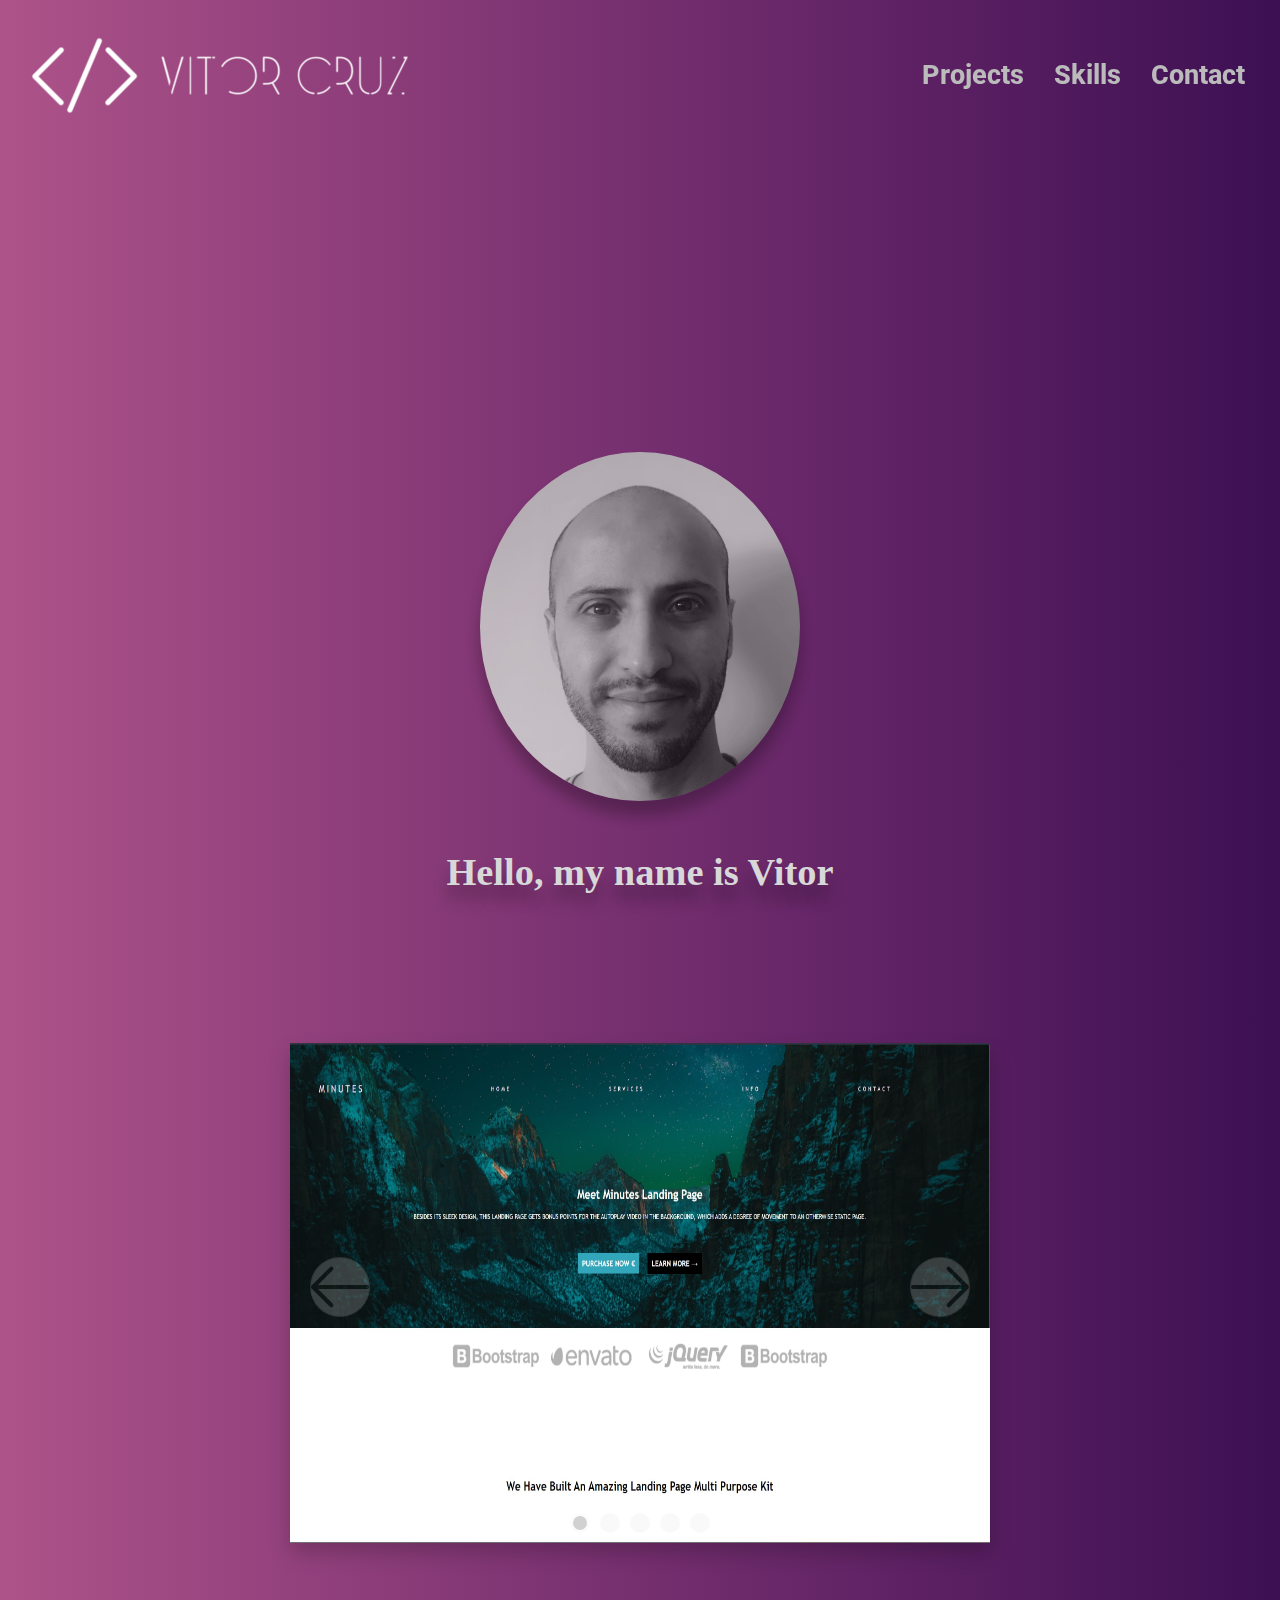
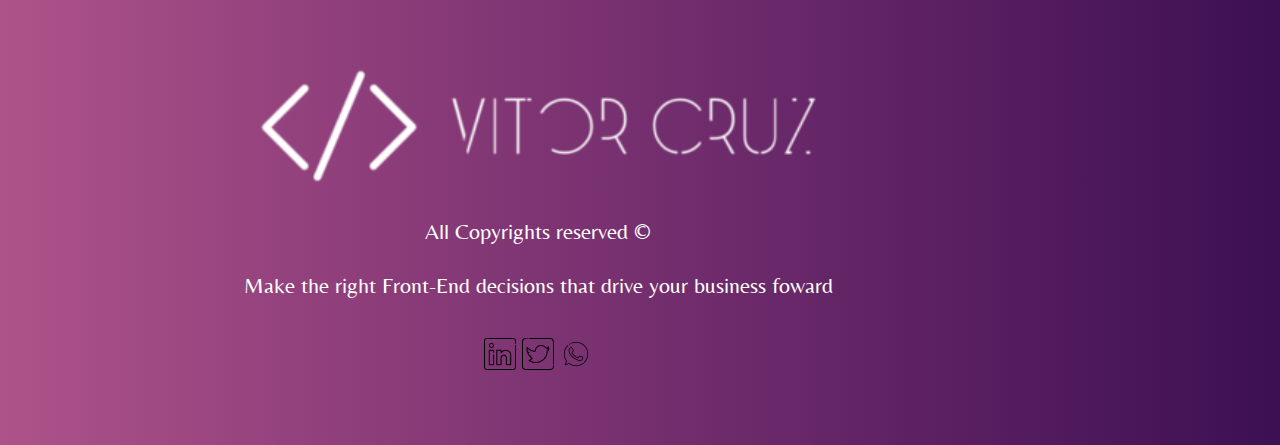
<file: index.html>
<!DOCTYPE html>
<html lang="en">
  <head>
    <meta charset="UTF-8" />
    <meta http-equiv="X-UA-Compatible" content="IE=edge" />
    <meta name="viewport" content="width=device-width, initial-scale=1.0" />
    <link rel="stylesheet" href="CSS/index.css" />
    <link
      href="https://fonts.googleapis.com/css2?family=Flamenco:wght@400&display=swap"
      rel="stylesheet"
    />
    <link
      href="https://fonts.googleapis.com/css2?family=Roboto:ital@1&display=swap"
      rel="stylesheet"
    />
    <link href="https://fonts.googleapis.com/css2?family=Belleza&display=swap" rel="stylesheet" />
    <script defer="defer" src="/JS/slider.js"></script>
    <link href="/CSS/slider.css" rel="stylesheet" />
    <title>Portfolio Treino</title>
  </head>
  <body>
    <header>
      <a href="#"
        ><img
          class="drop-menu"
          src="Images/logos/Logo Files/For Web/png/Whitelogo.no.bg.png"
          alt="logo"
      /></a>
      <div class="burger-menu">
        <img class="hamburger hidden" src="Images/menu-burger.png" alt="hamburger-menu" />
        <ul class="nav-link mobile-hidden">
          <li><a href="Projects.html" target="”_blank”">Projects</a></li>
          <li><a href="skills.html" target="”_blank”">Skills</a></li>
          <li><a href="contact.html" target="”_blank”">Contact</a></li>
        </ul>
      </div>
    </header>
    <main>
      <section class="center">
        <img class="myface" src="Images/me-B&W.jpg" alt="faceimage" />
        <div class="center-text">
          <h1>Hello, my name is Vitor</h1>
        </div>
      </section>
      <div id="root"></div>
    </main>
    <footer>
      <div class="social">
        <img src="Images/logos/Logo Files/For Web/png/Whitelogo.no.bg.png" alt="logo" />
        <p>All Copyrights reserved &copy;</p>
        <p>Make the right Front-End decisions that drive your business foward</p>
        <div class="network">
          <a href="#"><img src="Images/linkedin.png" alt="linkedin" /></a>
          <a href="#"><img src="Images/twitter.png" alt="twitter" /></a>
          <a href="#"><img src="Images/whatsapp.png" alt="whatsapp" /></a>
        </div>
      </div>
      <div class="socialinks">
        <a href="#">Home</a>
        <a href="myProjects.html" target="”_blank”">Projects</a>
      </div>
      <div class="socialinks">
        <a href="skills.html" target="”_blank”">Skills</a>
        <a href="contact.html" target="”_blank”">Contact</a>
      </div>
      <div id="weatherapi-weather-widget-4" class="weather"></div>
    </footer>
    <script src="JS/hamburger.js" defer></script>
    <script
      type="text/javascript"
      src="https://www.weatherapi.com/weather/widget.ashx?loc=2003637&wid=4&tu=1&div=weatherapi-weather-widget-4"
      async
    ></script>
  </body>
</html>
</file>
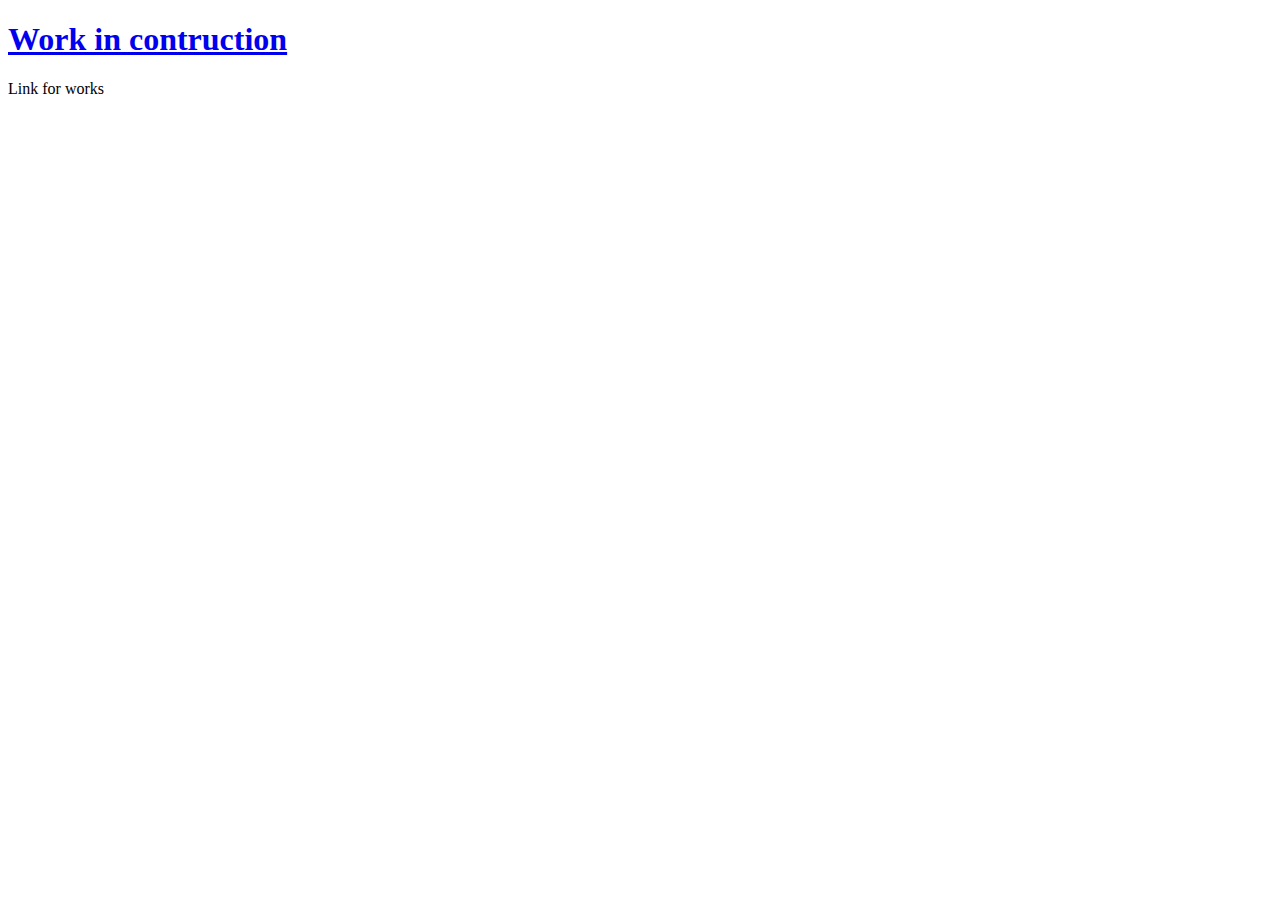
<file: myPorjects.html>
<!DOCTYPE html>
<html lang="en">
  <head>
    <meta charset="UTF-8" />
    <meta http-equiv="X-UA-Compatible" content="IE=edge" />
    <meta name="viewport" content="width=device-width, initial-scale=1.0" />
    <title>Document</title>
  </head>
  <body>
    <h1><a href="index.html">Work in contruction</a></h1>
    <p>Link for works</p>
  </body>
</html>
</file>
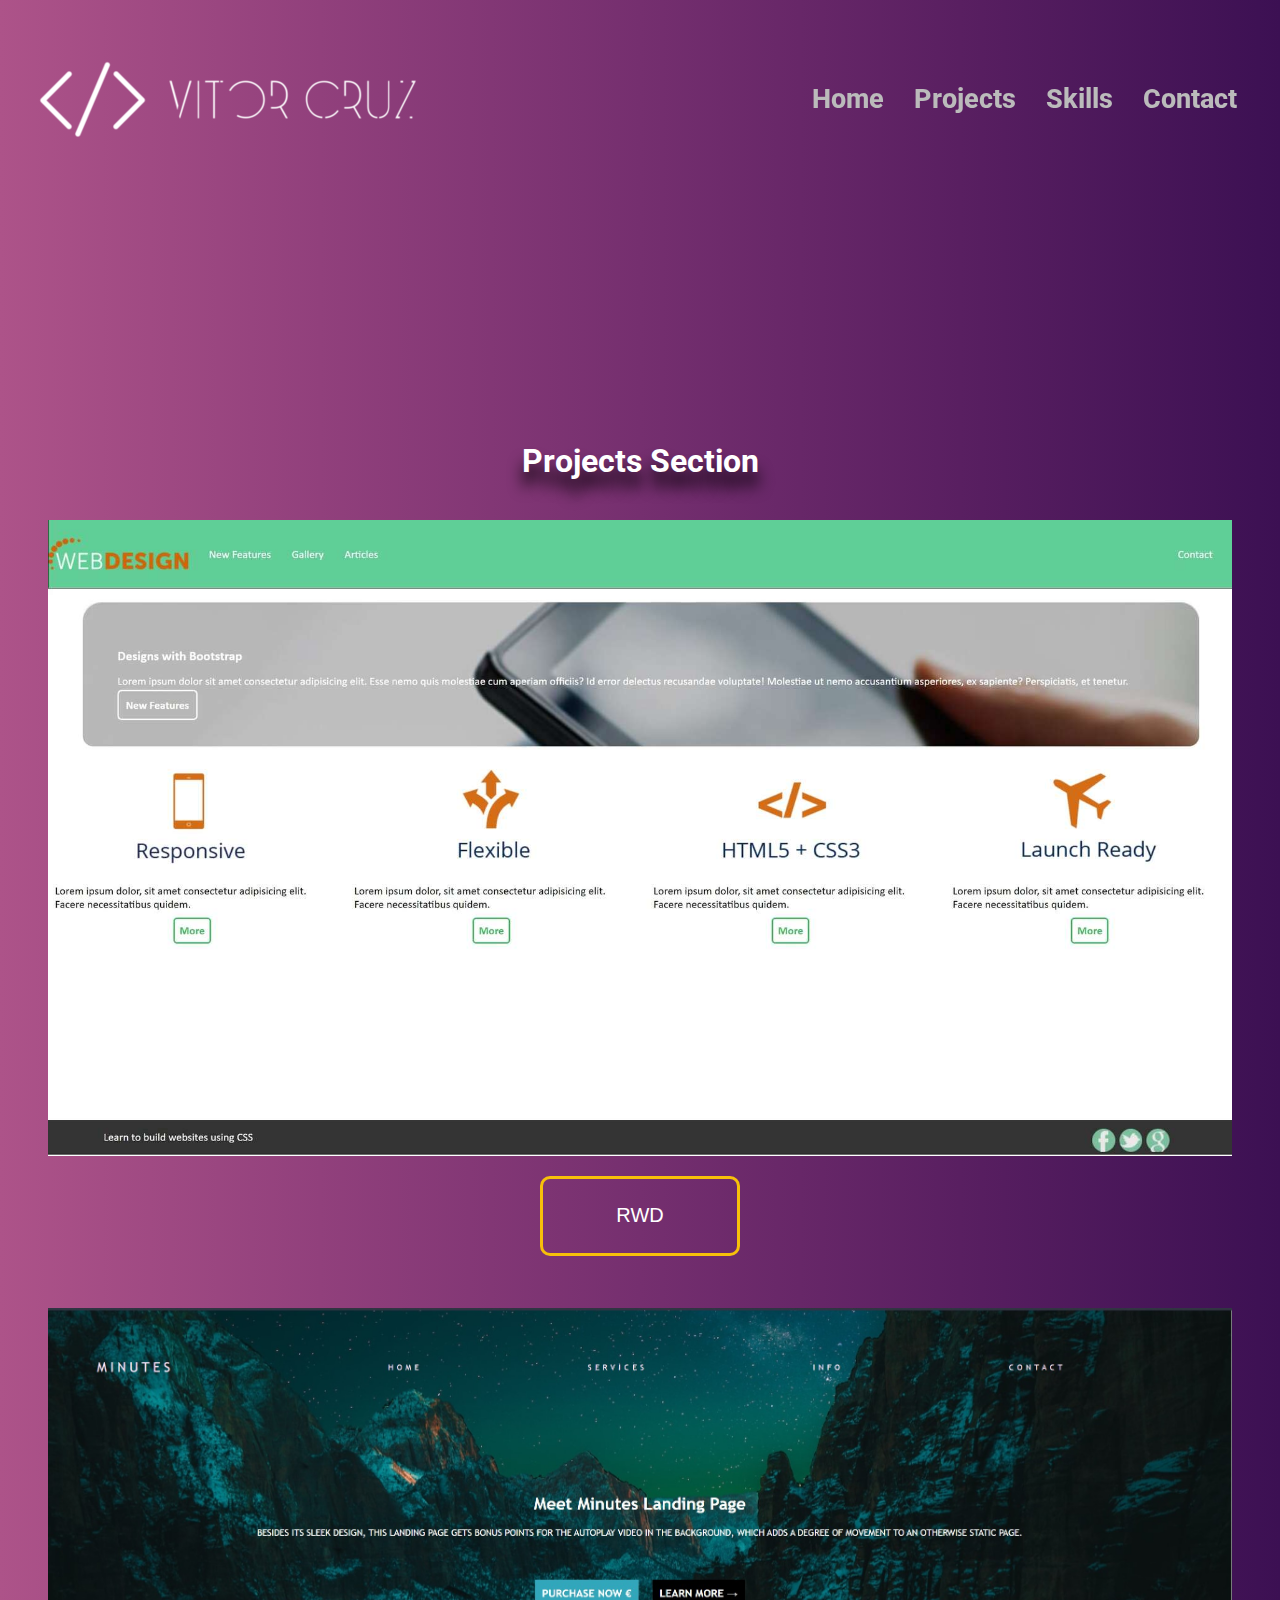
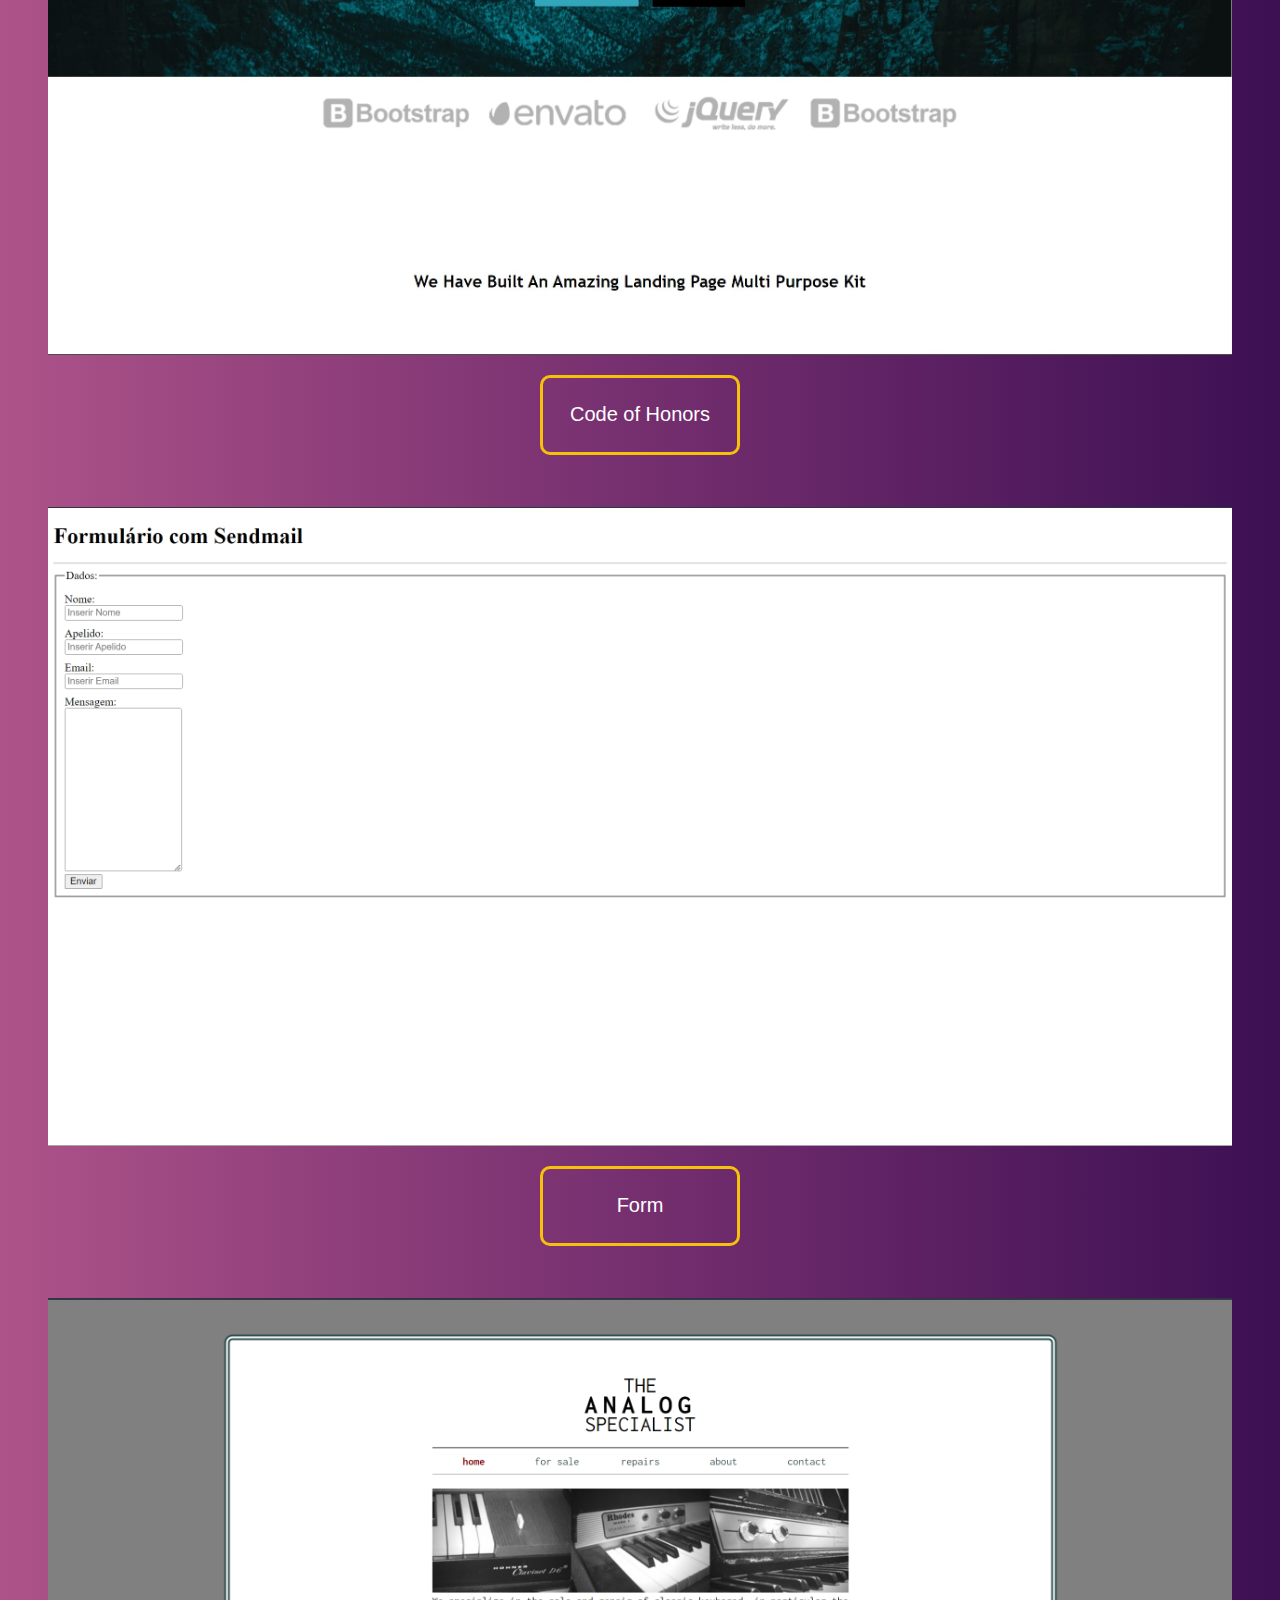
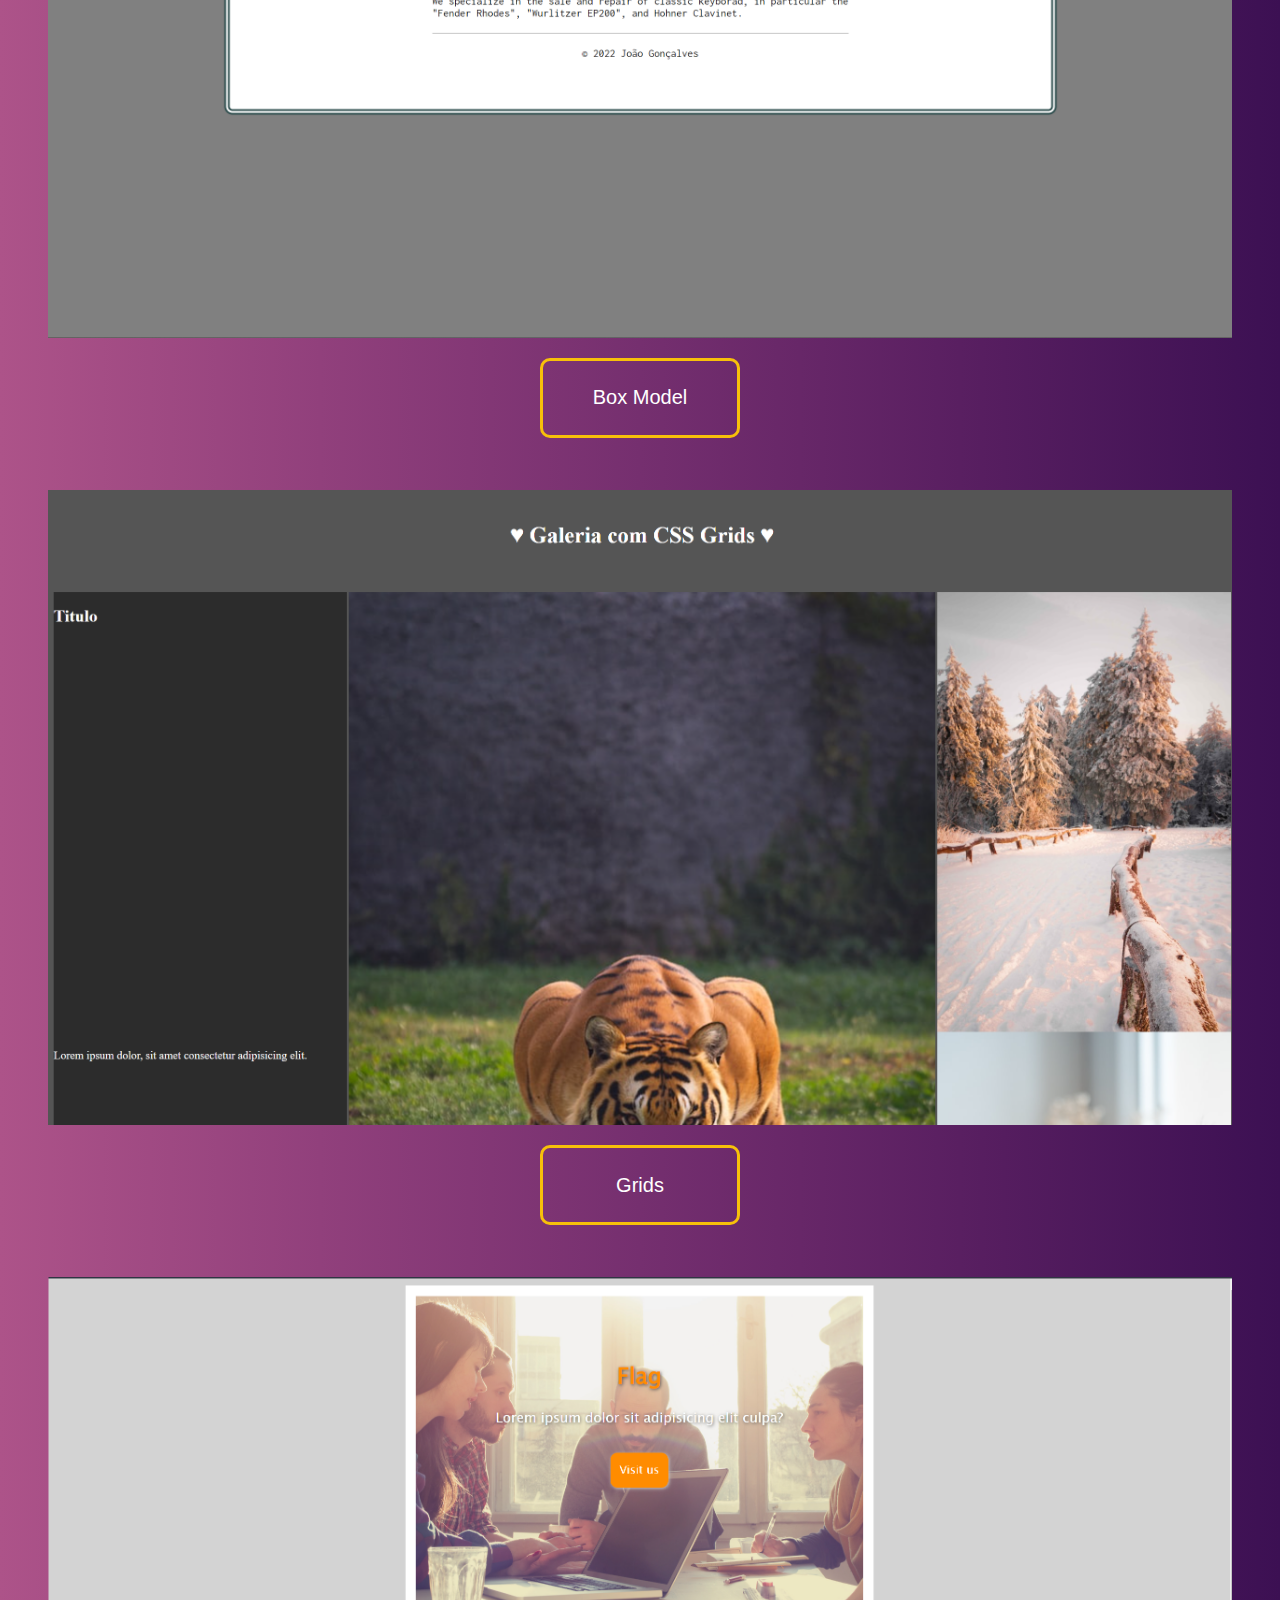
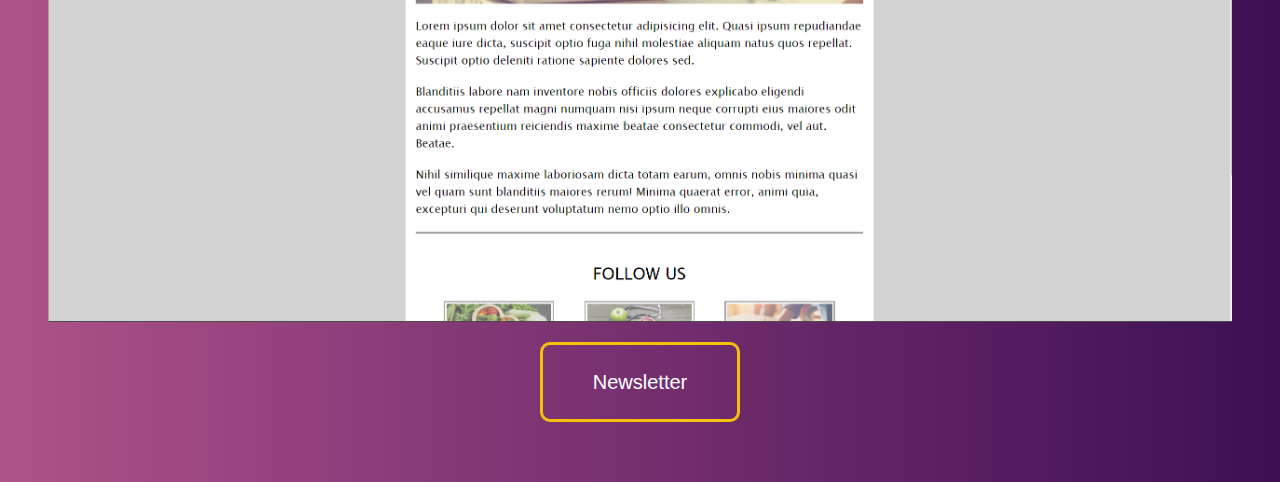
<file: Projects.html>
<!DOCTYPE html>
<html lang="en">
  <head>
    <meta charset="UTF-8" />
    <meta http-equiv="X-UA-Compatible" content="IE=edge" />
    <meta name="viewport" content="width=device-width, initial-scale=1.0" />
    <link rel="stylesheet" href="CSS/Projects.css" />
    <link
      href="https://fonts.googleapis.com/css2?family=Flamenco:wght@400&display=swap"
      rel="stylesheet"
    />
    <link
      href="https://fonts.googleapis.com/css2?family=Roboto:ital@1&display=swap"
      rel="stylesheet"
    />
    <link href="https://fonts.googleapis.com/css2?family=Belleza&display=swap" rel="stylesheet" />
    <title>Projects</title>
  </head>
  <body>
    <header>
      <a href="#"
        ><img
          class="drop-menu"
          src="Images/logos/Logo Files/For Web/png/Whitelogo.no.bg.png"
          alt="logo"
      /></a>
      <div class="burger-menu">
        <img class="hamburger hidden" src="Images/menu-burger.png" alt="hamburger-menu" />
        <ul class="nav-link mobile-hidden">
          <li><a href="index.html" target="”_blank”">Home</a></li>
          <li><a href="Projects.html" target="”_blank”">Projects</a></li>
          <li><a href="skills.html" target="”_blank”">Skills</a></li>
          <li><a href="contact.html" target="”_blank”">Contact</a></li>
        </ul>
      </div>
    </header>
    <main>
      <h1>Projects Section</h1>
      <section>
        <div class="grid">
          <img src="Images/img2.jpg" alt="" />
          <button type="button">
            <a href="https://joaogoncalves.net/flag/vitor/9-rwd/">RWD</a>
          </button>
        </div>

        <div class="grid">
          <img src="Images/img1.jpg" alt="CodeOfHonors" />
          <button type="button">
            <a href="https://joaogoncalves.net/flag/vitor/TheCodeHonors/">Code of Honors</a>
          </button>
        </div>

        <div class="grid">
          <img src="Images/form.png" alt="CodeOfHonors" />
          <button type="button">
            <a href="https://joaogoncalves.net/flag/vitor/Email/form.html">Form</a>
          </button>
        </div>

        <div class="grid">
          <img src="Images/piano.png" alt="boxmodel" />
          <button type="button">
            <a
              href="http://flag.joaogoncalves.net/vitor/2-exercicio-box-model-final/exercicio-box-model-inicio/"
              >Box Model</a
            >
          </button>
        </div>

        <div class="grid">
          <img src="Images/grids.png" alt="grids" />

          <button type="button">
            <a
              href="http://flag.joaogoncalves.net/vitor/5-gallery-grids-inicio/gallery-grids-inicio/"
              >Grids</a
            >
          </button>
        </div>

        <div class="grid">
          <img src="Images/newsletter.png" alt="newsletter" />
          <button type="button">
            <a href="http://flag.joaogoncalves.net/vitor/3-newsletter-1-FLAG/3-newsletter-1-FLAG/"
              >Newsletter</a
            >
          </button>
        </div>
      </section>
    </main>
    <script src="JS/hamburger.js" defer></script>
  </body>
</html>
</file>
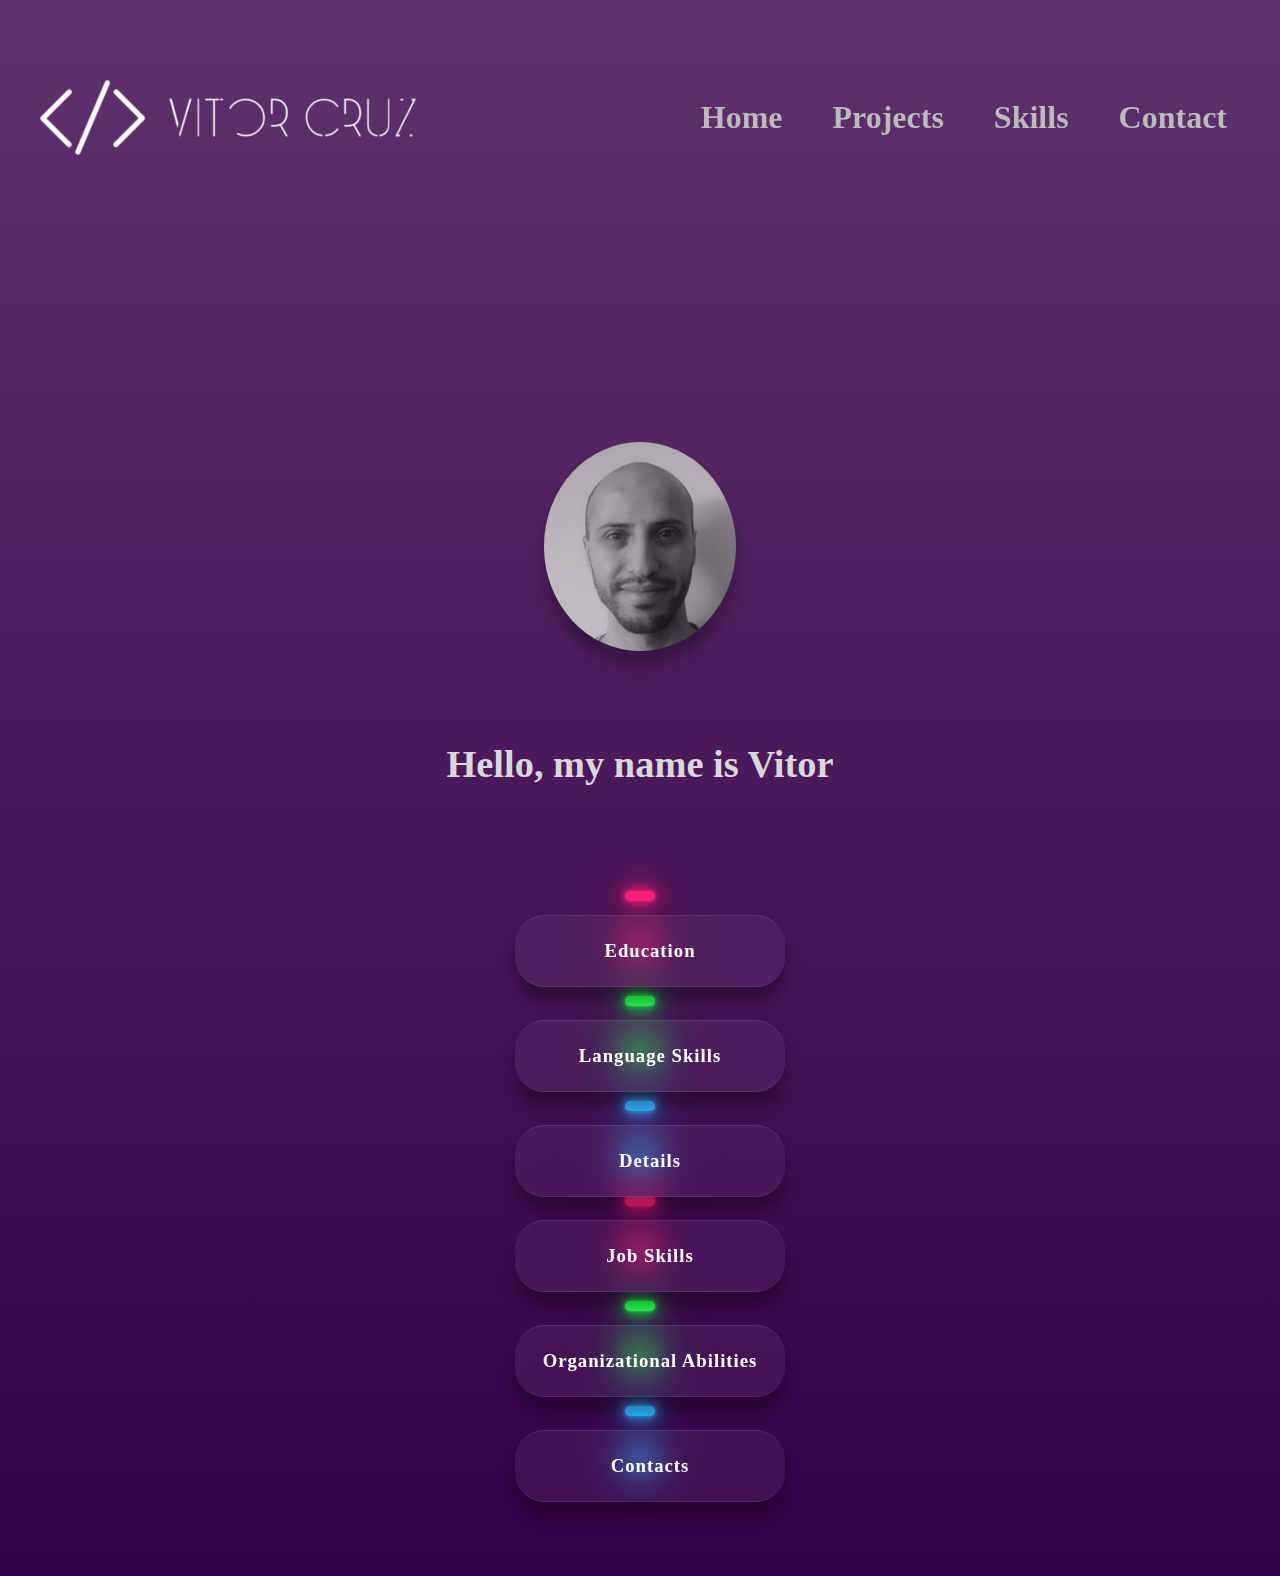
<file: skills.html>
<!DOCTYPE html>
<html lang="en">
  <head>
    <meta charset="UTF-8" />
    <meta http-equiv="X-UA-Compatible" content="IE=edge" />
    <meta name="viewport" content="width=device-width, initial-scale=1.0" />
    <link rel="stylesheet" href="CSS/skills.css" />
    <link
      href="https://fonts.googleapis.com/css2?family=Flamenco:wght@400&display=swap"
      rel="stylesheet"
    />
    <link
      href="https://fonts.googleapis.com/css2?family=Roboto:ital@1&display=swap"
      rel="stylesheet"
    />
    <link href="https://fonts.googleapis.com/css2?family=Belleza&display=swap" rel="stylesheet" />

    <title>Skills</title>
  </head>
  <body>
    <header>
      <a href="#"
        ><img
          class="drop-menu"
          src="Images/logos/Logo Files/For Web/png/Whitelogo.no.bg.png"
          alt="logo"
      /></a>
      <div class="burger-menu">
        <img class="hamburger hidden" src="Images/menu-burger.png" alt="hamburger-menu" />
        <ul class="nav-link mobile-hidden">
          <li><a href="index.html" target="”_blank”">Home</a></li>
          <li><a href="Projects.html" target="”_blank”">Projects</a></li>
          <li><a href="skills.html" target="”_blank”">Skills</a></li>
          <li><a href="contact.html" target="”_blank”">Contact</a></li>
        </ul>
      </div>
    </header>
    <main>
      <section class="center">
        <figure class="myface"><img src="Images/me-B&W.jpg" alt="faceimage" /></figure>
        <div class="center-text">
          <h1>Hello, my name is Vitor</h1>
        </div>
        <section class="cv">
          <article class="container">
            <h3 class="btn">
              <p>Education</p>
            </h3>
            <div class="text-hidden">
              I'm a Junior Front-End WebDeveloper. I have always had interest in computers and I
              wish to make this my new project of life. Worked as a nurse since 2012 until present,
              I have worked in Portugal 🇵🇹, Belgium 🇧🇪 and UK 🇬🇧. This year I decided it was time to
              change my working life direction, I got into an online/live training for a full course
              of Front-End WebDeveloper which took me 7 months to complete.
            </div>
            <h3 class="btn">
              <p>Language Skills</p>
            </h3>
            <div class="text-hidden">
              <article>
                <h3>Mother tongue(s): Portuguese 🇵🇹</h3>
                <h3>Spanish 🇪🇸</h3>
                <p>LISTENING B2 READING B2 WRITING B1 SPOKEN PRODUCTION B2 SPOKEN INTERACTION B2</p>
                <h3>French 🇫🇷</h3>
                <p>LISTENING B2 READING B2 WRITING A2 SPOKEN PRODUCTION B2 SPOKEN INTERACTION B2</p>
                <h3>English 🇬🇧</h3>
                <p>LISTENING B2 READING B2 WRITING B2 SPOKEN PRODUCTION B2 SPOKEN INTERACTION B2</p>
              </article>
            </div>
            <h3 class="btn">
              <p>Details</p>
            </h3>
            <div class="text-hidden">
              Name: Vitor Cruz
              <br />
              Age: 35
              <br />
              Born: 24/11/1987
            </div>
          </article>
          <article class="container">
            <h3 class="btn"><p>Job Skills</p></h3>
            <div class="text-hidden">
              I have learned from the most basic to the most advanced coding in HTML, CSS (SASS
              included), Javascript (with React framework) and GIT.
            </div>
            <h3 class="btn"><p>Organizational Abilities</p></h3>
            <div class="text-hidden">
              Team spirit with good delegation skills when needed, Collaboration with other to
              achieve institution targets, Time management driven, implementing part of institution
              well-being and staff awareness.
            </div>
            <h3 class="btn"><p>Contacts</p></h3>
            <div class="text-hidden">
              Phone +44 7 329 60 42 87
              <br />
              Email address aroundtheworld@where.com
              <br />
              Location 221B, Baker Street, London
            </div>
          </article>
        </section>
      </section>
    </main>
    <script src="JS/hamburger.js" defer></script>
    <script src="JS/skills.js" async></script>
  </body>
</html>
</file>
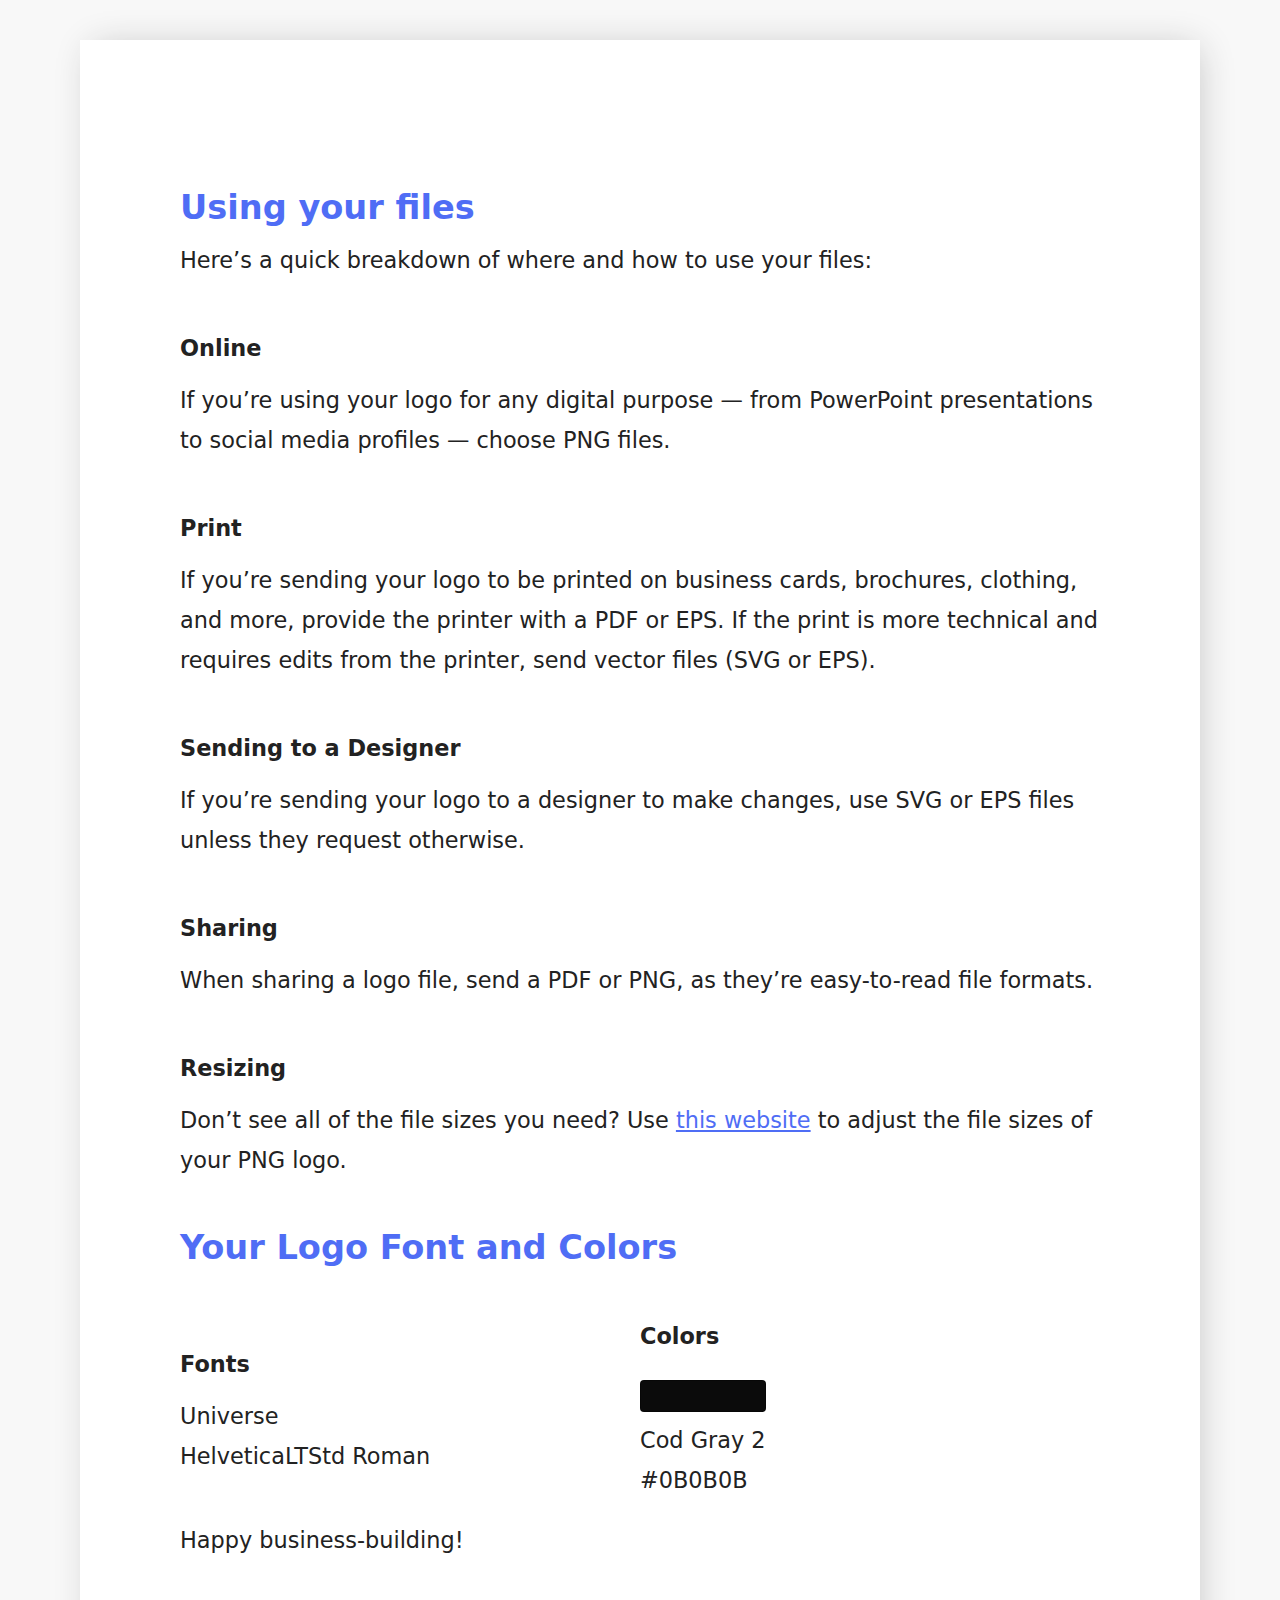
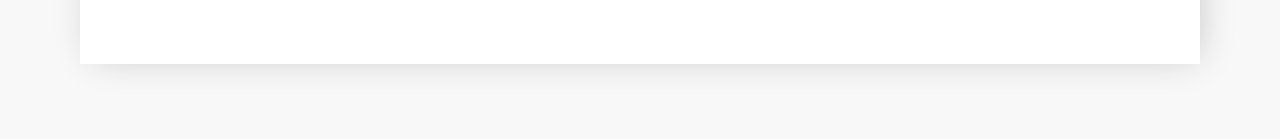
<file: Images/logos/getting_started_guide.html>
<!DOCTYPE html/>
<html>

<head>
    <meta charset="utf-8">
    <title>
        Congratulations on your custom logo!
    </title>
    <meta name="viewport" content="width=device-width, initial-scale=1">
    <style>
        @font-face {
            font-family: "Avenir W01";
            src:
                url("https://s3.ca-central-1.amazonaws.com/logojoy/dist/fonts/57bf7902-79ee-4b31-a327-1bbf59a3d155.eot?#iefix") format("eot"),
                url("https://s3.ca-central-1.amazonaws.com/logojoy/dist/fonts/b290e775-e0f9-4980-914b-a4c32a5e3e36.woff2") format("woff2"),
                url("https://s3.ca-central-1.amazonaws.com/logojoy/dist/fonts/4b978f72-bb48-46c3-909a-2a8cd2f8819c.woff") format("woff"),
                url("https://s3.ca-central-1.amazonaws.com/logojoy/dist/fonts/9bdf0737-f98c-477a-9365-ffc41b9d1285.ttf") format("truetype"),
                url("https://s3.ca-central-1.amazonaws.com/logojoy/dist/fonts/15281d0d-e3c2-46e1-94db-cb681e00bfaa.svg#15281d0d-e3c2-46e1-94db-cb681e00bfaa") format("svg");
            font-weight: 400;
            font-style: normal;
        }

        * {
            box-sizing: border-box;
        }

        body {
            background-color: #f8f8f8;
            font-family: "Avenir W01", sans;
            font-size: 1.4rem;
            line-height: 2.5rem;
            color: #222;
            margin: 0;
        }

        article {
            width: 100%;
            max-width: 70rem;
            padding: 100px;
            margin: 40px auto  75px;
            background-color: #fff;
            box-shadow: #c0c0c0 5px 0px 35px -8px;
        }
        h1, h2, h3 {
            margin-top: 3rem;
            margin-bottom: 0;
        }
        h3 {
            font-size: 1.4rem;
        }
        p {
            margin-top: .75rem;
            margin-bottom: .25rem;
        }
        hr {
            margin: 2rem auto;
            height: 3px;
            background-color: #f0f0f0;
            border: 0;
        }
        svg {
            width: 10em;
            height: auto;
            margin: 0 auto 40px;
            display: block;
        }
        h2 {
            color: #4f6df5;
        }
        a {
            color: #4f6df5;
        }
        .fonts_colors {
            display: flex;
            justify-content: center;
            align-items: center;
        }
        .fonts_colors > div {
            flex:1 1 50%;
        }

        .font {
            display: block;
        }

        .swatch {
            border: 1px solid rgba(0,0,0,.3);
            border-radius: 4px;
            height: 2rem;
            width: 100%;
            display: block;
            margin-bottom: .5rem;
        }
        .colors_list {
            display: flex;
        }
        .color {
            margin: 1.5rem 3rem .5rem 0;
        }
        .color span {
            white-space: nowrap;
            display: block;
        }

    </style>


</head>

<body>
    <article>
        <h2>
            Using your files
        </h2>
        <p>
            Here’s a quick breakdown of where and how to use your files:
        </p>
        <h3>
            Online
        </h3>
        <p>
            If you’re using your logo for any digital purpose — from PowerPoint presentations to social media profiles
            — choose
            PNG files.
        </p>
        <h3>
            Print
        </h3>
        <p>
            If you’re sending your logo to be printed on business cards, brochures, clothing, and more, provide the
            printer with a PDF or EPS. If the print is more technical and requires edits from the
            printer, send vector files (SVG or EPS).
        </p>

        <h3>
            Sending to a Designer
        </h3>
        <p>
            If you’re sending your logo to a designer to make changes, use SVG or EPS files unless
            they request otherwise.
        </p>

        <h3>
            Sharing
        </h3>
        <p>
            When sharing a logo file, send a PDF or PNG, as they’re easy-to-read file formats.
        </p>

        <h3>
            Resizing
        </h3>
        <p>
            Don’t see all of the file sizes you need? Use <a href="http://resizeimage.net/" target="_blank">this website</a> to adjust the file sizes of your PNG logo.
        </p>

        <h2>
            Your Logo Font and Colors
        </h2>
        <section class="fonts_colors">
            <div>
                <h3>Fonts</h3>
                <p class="font_list">
                    <span class="font">Universe</span><span class="font"></span><span class="font">HelveticaLTStd Roman</span>
                </p>
            </div>
            <div>
                <h3>Colors</h3>
                <div class="colors_list">
                    
<div class="color">
	<span class="swatch" style="background-color: 0B0B0B"></span>
	<span class="name">Cod Gray 2</span>
	<span class="hex">#0B0B0B</span>
</div>

                </div>
            </div>
        </section>
        <p>
            Happy business-building!
        </p>
    </article>
</body>

</html>
</file>
<file: CSS/slider.css>
.container-slider{box-shadow:0 10px 20px rgba(0,0,0,.2);height:500px;margin:100px auto 0;max-width:700px;overflow:hidden;position:relative}@media screen and (max-width:700px){.container-slider{margin:100px 10px 0}}.container-slider p{position:absolute}.slide{opacity:0;position:absolute;transition:opacity .4s ease-in-out}.slide,.slide img{height:100%;width:100%}.slide img{object-fit:fill}.active-anim{opacity:1}.btn-slide{align-items:center;background:#f1f1f1;border:1px solid rgba(34,34,34,.287);border-radius:50%;cursor:pointer;display:flex;height:60px;justify-content:center;position:absolute;width:60px}.btn-slide img{height:25px;pointer-events:none;width:25px}.prev{left:20px}.next,.prev{opacity:.2;top:50%;-webkit-transform:translateY(-60%);transform:translateY(-60%)}.next{right:20px}.container-dots{bottom:10px;display:flex;left:50%;position:absolute;-webkit-transform:translateX(-50%);transform:translateX(-50%)}.dot{background:#f1f1f1;border:3px solid #f1f1f1;border-radius:50%;height:20px;margin:0 5px;opacity:.4;width:20px}.dot.active{background:#202020;opacity:.2}
/*# sourceMappingURL=main.2b4d657f.css.map*/
</file>
<file: CSS/Projects.css>
:root {
  --header-font: "Roboto", sans-serif;
  --main-font: "Dancing Script", cursive;
  --Belleza-font: "Belleza", sans-serif;
}

body {
  background-image: linear-gradient(to right, #ad5389, #91407c, #752f6f, #591f61, #3c1053);
  text-align: center;
}

img {
  max-width: 100%;
}

header {
  font-family: var(--header-font);
  padding: 20px;
  display: flex;
  justify-content: space-between;
  align-items: center;
}

.drop-menu {
  display: flex;
}

.hamburger {
  margin: 50px;
  width: 30px;
  height: 30px;
}

.nav-link {
  list-style-type: none;
  position: relative;
}
.nav-link a {
  text-decoration: none;
  line-height: 3em;
  color: whitesmoke;
}

.nav-link.mobile-hidden {
  display: none;
}

.nav-link.mobile-show {
  display: flex;
  position: absolute;
  flex-direction: column;
  top: 130px;
  width: 90px;
  height: 210px;
  padding: 15px;
  font-size: 18px;
  text-align: center;
  background-color: #3c1053;
  box-shadow: 0 0 20px black;
  border-radius: 10px;
}

main h1 {
  font-family: var(--header-font);
  text-align: center;
  color: white;
  text-align: center;
  margin-top: 250px;
  text-shadow: 0 15px 15px rgb(0, 0, 0);
}

section {
  display: grid;
  box-sizing: content-box;
  grid-template-columns: repeat(1, 1fr);
  gap: 2rem;
  margin: 40px;
}
section .grid {
  display: flex;
  flex-direction: column;
  align-items: center;
}
section .grid button {
  position: relative;
  background-color: inherit;
  border: 3px solid #f7c00a;
  border-radius: 10px;
  padding: 20px;
  margin: 20px;
  width: 200px;
  height: 80px;
  text-align: center;
  overflow: hidden;
  cursor: pointer;
}
section .grid button a {
  text-decoration: none;
  color: white;
}

@media only screen and (min-width: 799px) and (max-width: 1280px) {
  .hamburger.hidden {
    display: none;
  }
  header {
    display: flex;
    justify-content: space-between;
  }
  .nav-link.mobile-hidden {
    display: flex;
    flex-direction: row;
    flex-wrap: wrap;
    align-items: center;
  }
  .nav-link.mobile-hidden li {
    list-style-type: none;
    display: flex;
    margin: 15px;
  }
  .nav-link.mobile-hidden a {
    position: relative;
    display: inline-block;
    font-size: 1.7em;
    font-weight: 800;
    overflow: hidden;
    background: linear-gradient(to right, #b478b1, #9161aa 50%, rgb(187, 187, 187) 50%);
    background-clip: text;
    -webkit-background-clip: text;
    -webkit-text-fill-color: transparent;
    background-size: 200% 100%;
    background-position: 100%;
    transition: background-position 275ms ease;
    text-decoration: none;
  }
  .nav-link.mobile-hidden a:hover {
    background-position: 0 100%;
  }
  .grid button {
    position: relative;
    background-color: inherit;
    border: 3px solid #f7c00a;
    border-radius: 10px;
    font-size: 20px;
    padding: 10px;
    margin: 20px;
    width: 200px;
    height: 80px;
    text-align: center; /* Safari */
    transition-duration: 0.4s;
    overflow: hidden;
    cursor: pointer;
  }
  .grid button a {
    text-decoration: none;
    color: white;
  }
}
@media screen and (min-width: 1281px) {
  header {
    display: flex;
    justify-content: space-between;
  }
  .hamburger.hidden {
    display: none;
  }
  .nav-link.mobile-hidden {
    display: flex;
    flex-direction: row;
    flex-wrap: wrap;
    align-items: center;
  }
  .nav-link.mobile-hidden li {
    list-style-type: none;
    display: flex;
    margin: 25px;
  }
  .nav-link.mobile-hidden a {
    position: relative;
    display: inline-block;
    font-size: 2em;
    font-weight: 800;
    overflow: hidden;
    background: linear-gradient(to right, #b478b1, #9161aa 50%, rgb(187, 187, 187) 50%);
    background-clip: text;
    -webkit-background-clip: text;
    -webkit-text-fill-color: transparent;
    background-size: 200% 100%;
    background-position: 100%;
    transition: background-position 275ms ease;
    text-decoration: none;
  }
  .nav-link.mobile-hidden a:hover {
    background-position: 0 100%;
  }
  .drop-menu {
    display: flex;
  }
  section {
    display: grid;
    box-sizing: border-box;
    grid-template-columns: repeat(3, 1fr);
    justify-content: center;
    gap: 2rem;
    margin: 40px;
  }
  section .grid {
    display: flex;
    flex-direction: column;
    align-items: center;
  }
  section .grid button {
    position: relative;
    background-color: inherit;
    border: 3px solid #f7c00a;
    border-radius: 10px;
    font-size: 24px;
    padding: 10px;
    margin: 20px;
    width: 200px;
    height: 80px;
    text-align: center; /* Safari */
    transition-duration: 0.4s;
    overflow: hidden;
    cursor: pointer;
  }
  section .grid button a {
    text-decoration: none;
    color: white;
  }
  section button:after {
    content: "";
    background: #ad5389;
    display: block;
    position: absolute;
    padding-top: 300%;
    padding-left: 350%;
    margin-left: -20px !important;
    margin-top: -120%;
    opacity: 0;
    transition: all 0.8s;
  }
  section button:active:after {
    padding: 0;
    margin: 0;
    opacity: 1;
    transition: 0s;
  }
}/*# sourceMappingURL=Projects.css.map */
</file>
<file: CSS/skills.css>
body {
  margin-bottom: 80px;
  background: linear-gradient(to bottom, #5d326c, #350048);
}

img {
  max-width: 100%;
}

header {
  font-family: var(--header-font);
  padding: 20px;
  display: flex;
  justify-content: space-between;
  align-items: center;
}

.drop-menu {
  display: flex;
}

.hamburger {
  margin: 50px;
  width: 30px;
  height: 30px;
}

.nav-link {
  list-style-type: none;
  position: relative;
}
.nav-link a {
  text-decoration: none;
  line-height: 3em;
  color: whitesmoke;
}

.nav-link.mobile-hidden {
  display: none;
}

.nav-link.mobile-show {
  display: flex;
  position: absolute;
  flex-direction: column;
  top: 130px;
  width: 100px;
  height: 210px;
  padding: 15px;
  font-size: 18px;
  text-align: center;
  background-color: #3c1053;
  box-shadow: 0 0 20px black;
  border-radius: 10px;
}

main {
  font-family: var(--main-font);
}
main .center {
  display: flex;
  flex-direction: column;
  align-items: center;
  margin-top: 200px;
}
main .myface img {
  display: flex;
  border-radius: 50%;
  max-width: 40vw;
  opacity: 0.9;
  box-shadow: 0 15px 15px rgba(0, 0, 0, 0.3);
}
@media screen and (min-width: 768px) {
  main .myface img {
    max-width: 25vw;
  }
}
@media screen and (min-width: 1028px) {
  main .myface img {
    max-width: 15vw;
  }
}

.center-text {
  display: flex;
  flex-direction: column;
  align-items: center;
  text-align: center;
  font-size: 1.2em;
  line-height: 2.2em;
  margin: 50px;
  color: rgb(216, 216, 216);
}
.center-text h1 {
  animation: tracking-in-expand 0.7s cubic-bezier(0.215, 0.61, 0.355, 1) both;
}
@keyframes tracking-in-expand {
  0% {
    letter-spacing: -0.5em;
    opacity: 0;
  }
  40% {
    opacity: 0.6;
  }
  100% {
    opacity: 1;
  }
}

.container {
  display: flex;
  flex-direction: column;
  align-items: center;
  margin: 25px;
  gap: 35px;
}

.container .btn {
  position: relative;
  top: 0;
  left: 0;
  width: 250px;
  height: 50px;
  margin: 10px;
  display: flex;
  justify-content: center;
  align-content: center;
  gap: 2rem;
}

.container .btn p {
  position: absolute;
  top: 0;
  left: 0;
  width: 100%;
  height: 100%;
  display: flex;
  justify-content: center;
  align-items: center;
  text-align: center;
  background: rgba(255, 255, 255, 0.05);
  box-shadow: 0 15px 15px rgba(0, 0, 0, 0.3);
  border-bottom: 1px solid rgba(255, 255, 255, 0.1);
  border-top: 1px solid rgba(255, 255, 255, 0.1);
  border-radius: 30px;
  padding: 10px;
  letter-spacing: 1px;
  text-decoration: none;
  overflow: hidden;
  color: #fff;
  font-weight: 400px;
  z-index: 1;
  transition: 0.5s;
  -webkit-backdrop-filter: blur(15px);
          backdrop-filter: blur(15px);
}

.container .text-hidden {
  display: none;
}
.container .text-show {
  display: flex;
  color: white;
  padding: 15px;
  margin-top: 15px;
  line-height: 2em;
  text-align: center;
  font-size: 20px;
}

@media screen and (min-width: 768px) {
  .hamburger.hidden {
    display: none;
  }
  header {
    display: flex;
    justify-content: space-between;
  }
  .nav-link.mobile-hidden {
    display: flex;
    flex-direction: row;
    flex-wrap: wrap;
    align-items: center;
  }
  .nav-link.mobile-hidden li {
    list-style-type: none;
    display: flex;
    margin: 15px;
  }
  .nav-link.mobile-hidden a {
    position: relative;
    display: inline-block;
    font-size: 1.7em;
    font-weight: 800;
    overflow: hidden;
    background: linear-gradient(to right, #b478b1, #9161aa 50%, rgb(187, 187, 187) 50%);
    background-clip: text;
    -webkit-background-clip: text;
    -webkit-text-fill-color: transparent;
    background-size: 200% 100%;
    background-position: 100%;
    transition: background-position 275ms ease;
    text-decoration: none;
  }
  .nav-link.mobile-hidden a:hover {
    background-position: 0 100%;
  }
  .container .btn:hover {
    letter-spacing: 3px;
    cursor: pointer;
  }
  .container .btn a::before {
    content: "";
    position: absolute;
    top: 0;
    left: 0;
    width: 50%;
    height: 100%;
    background: linear-gradient(to left, rgba(255, 255, 255, 0.15), transparent);
    transform: skewX(45deg) translate(0);
    transition: 0.5s;
    filter: blur(0px);
  }
  .container .btn:hover a::before {
    transform: skewX(45deg) translate(200px);
  }
  .container .btn::before {
    content: "";
    position: absolute;
    left: 50%;
    transform: translatex(-50%);
    bottom: -5px;
    width: 30px;
    height: 10px;
    background: #f00;
    border-radius: 10px;
    transition: 0.5s;
    transition-delay: 0.5;
  }
  .container .btn:hover::before {
    bottom: 0;
    height: 50%;
    width: 80%;
    border-radius: 30px;
  }
  .container .btn::after {
    content: "";
    position: absolute;
    left: 50%;
    transform: translatex(-50%);
    top: -5px;
    width: 30px;
    height: 10px;
    background: #f00;
    border-radius: 10px;
    transition: 0.5s;
    transition-delay: 0.5;
  }
  .container .btn:hover::after {
    top: 0;
    height: 50%;
    width: 80%;
    border-radius: 30px;
  }
  .container .btn:nth-child(1)::before,
  .container .btn:nth-child(1)::after {
    background: #ff1f71;
    box-shadow: 0 0 5px #ff1f71, 0 0 15px #ff1f71, 0 0 30px #ff1f71, 0 0 60px #ff1f71;
  }
  .container .btn:nth-child(2)::before,
  .container .btn:nth-child(2)::after {
    background: #2db2ff;
    box-shadow: 0 0 5px #2db2ff, 0 0 15px #2db2ff, 0 0 30px #2db2ff, 0 0 60px #2db2ff;
  }
  .container .btn:nth-child(3)::before,
  .container .btn:nth-child(3)::after {
    background: #1eff45;
    box-shadow: 0 0 5px #1eff45, 0 0 15px #1eff45, 0 0 30px #1eff45, 0 0 60px #1eff45;
  }
  .container .btn:nth-child(4)::before,
  .container .btn:nth-child(4)::after {
    background: #ff1f71;
    box-shadow: 0 0 5px #ff1f71, 0 0 15px #ff1f71, 0 0 30px #ff1f71, 0 0 60px #ff1f71;
  }
  .container .btn:nth-child(5)::before,
  .container .btn:nth-child(5)::after {
    background: #2db2ff;
    box-shadow: 0 0 5px #2db2ff, 0 0 15px #2db2ff, 0 0 30px #2db2ff, 0 0 60px #2db2ff;
  }
  .container .btn:nth-child(6)::before,
  .container .btn:nth-child(6)::after {
    background: #1eff45;
    box-shadow: 0 0 5px #1eff45, 0 0 15px #1eff45, 0 0 30px #1eff45, 0 0 60px #1eff45;
  }
}
@media screen and (min-width: 1028px) {
  header {
    display: flex;
    justify-content: space-between;
  }
  .hamburger.hidden {
    display: none;
  }
  .nav-link.mobile-hidden {
    display: flex;
    flex-direction: row;
    flex-wrap: wrap;
    align-items: center;
  }
  .nav-link.mobile-hidden li {
    list-style-type: none;
    display: flex;
    margin: 25px;
  }
  .nav-link.mobile-hidden a {
    position: relative;
    display: inline-block;
    font-size: 2em;
    font-weight: 800;
    overflow: hidden;
    background: linear-gradient(to right, #b478b1, #9161aa 50%, rgb(187, 187, 187) 50%);
    background-clip: text;
    -webkit-background-clip: text;
    -webkit-text-fill-color: transparent;
    background-size: 200% 100%;
    background-position: 100%;
    transition: background-position 275ms ease;
    text-decoration: none;
  }
  .nav-link.mobile-hidden a:hover {
    background-position: 0 100%;
  }
  .drop-menu {
    display: flex;
  }
}/*# sourceMappingURL=skills.css.map */
</file>
<file: CSS/index.css>
/* imports CSS */
@import 'styles.css';

/* just break */

/* RESET */
* {
  margin: 0;
  padding: 0;
  border: none;
  box-sizing: border-box;
}
</file>
